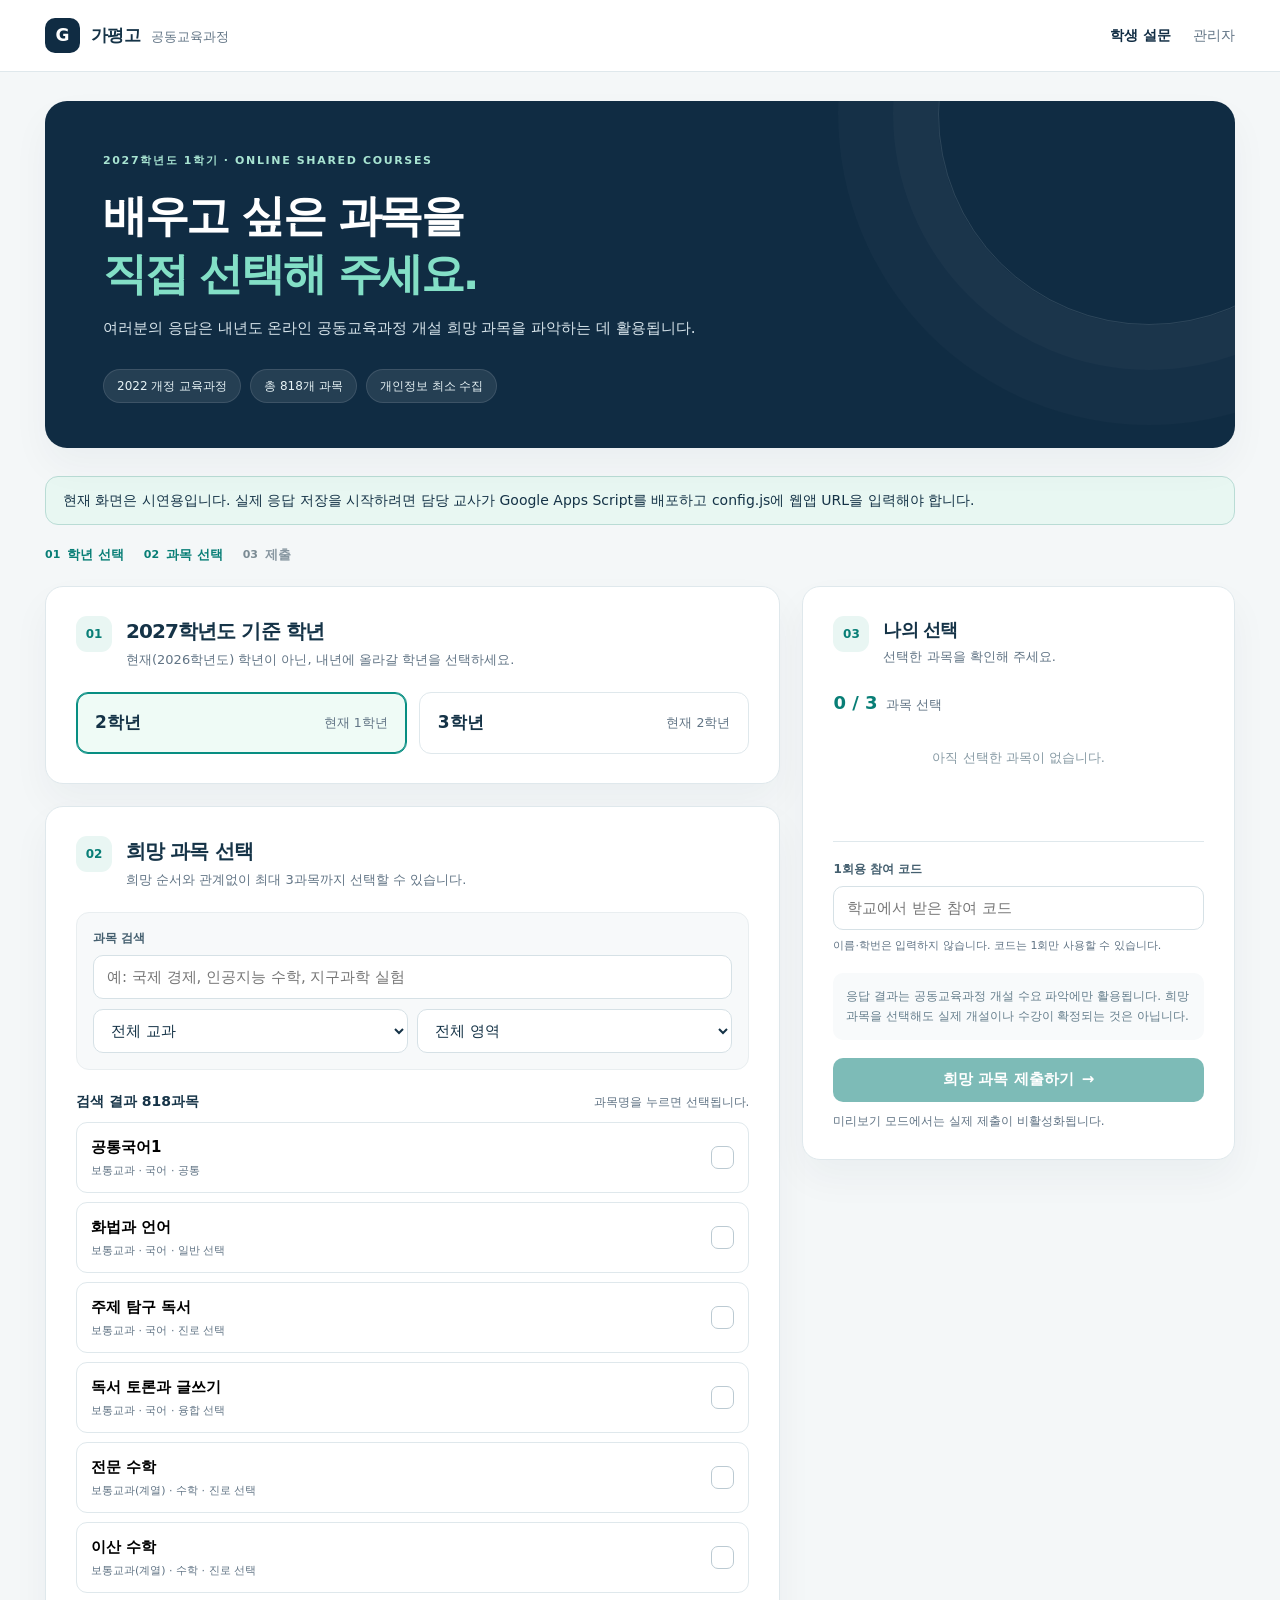
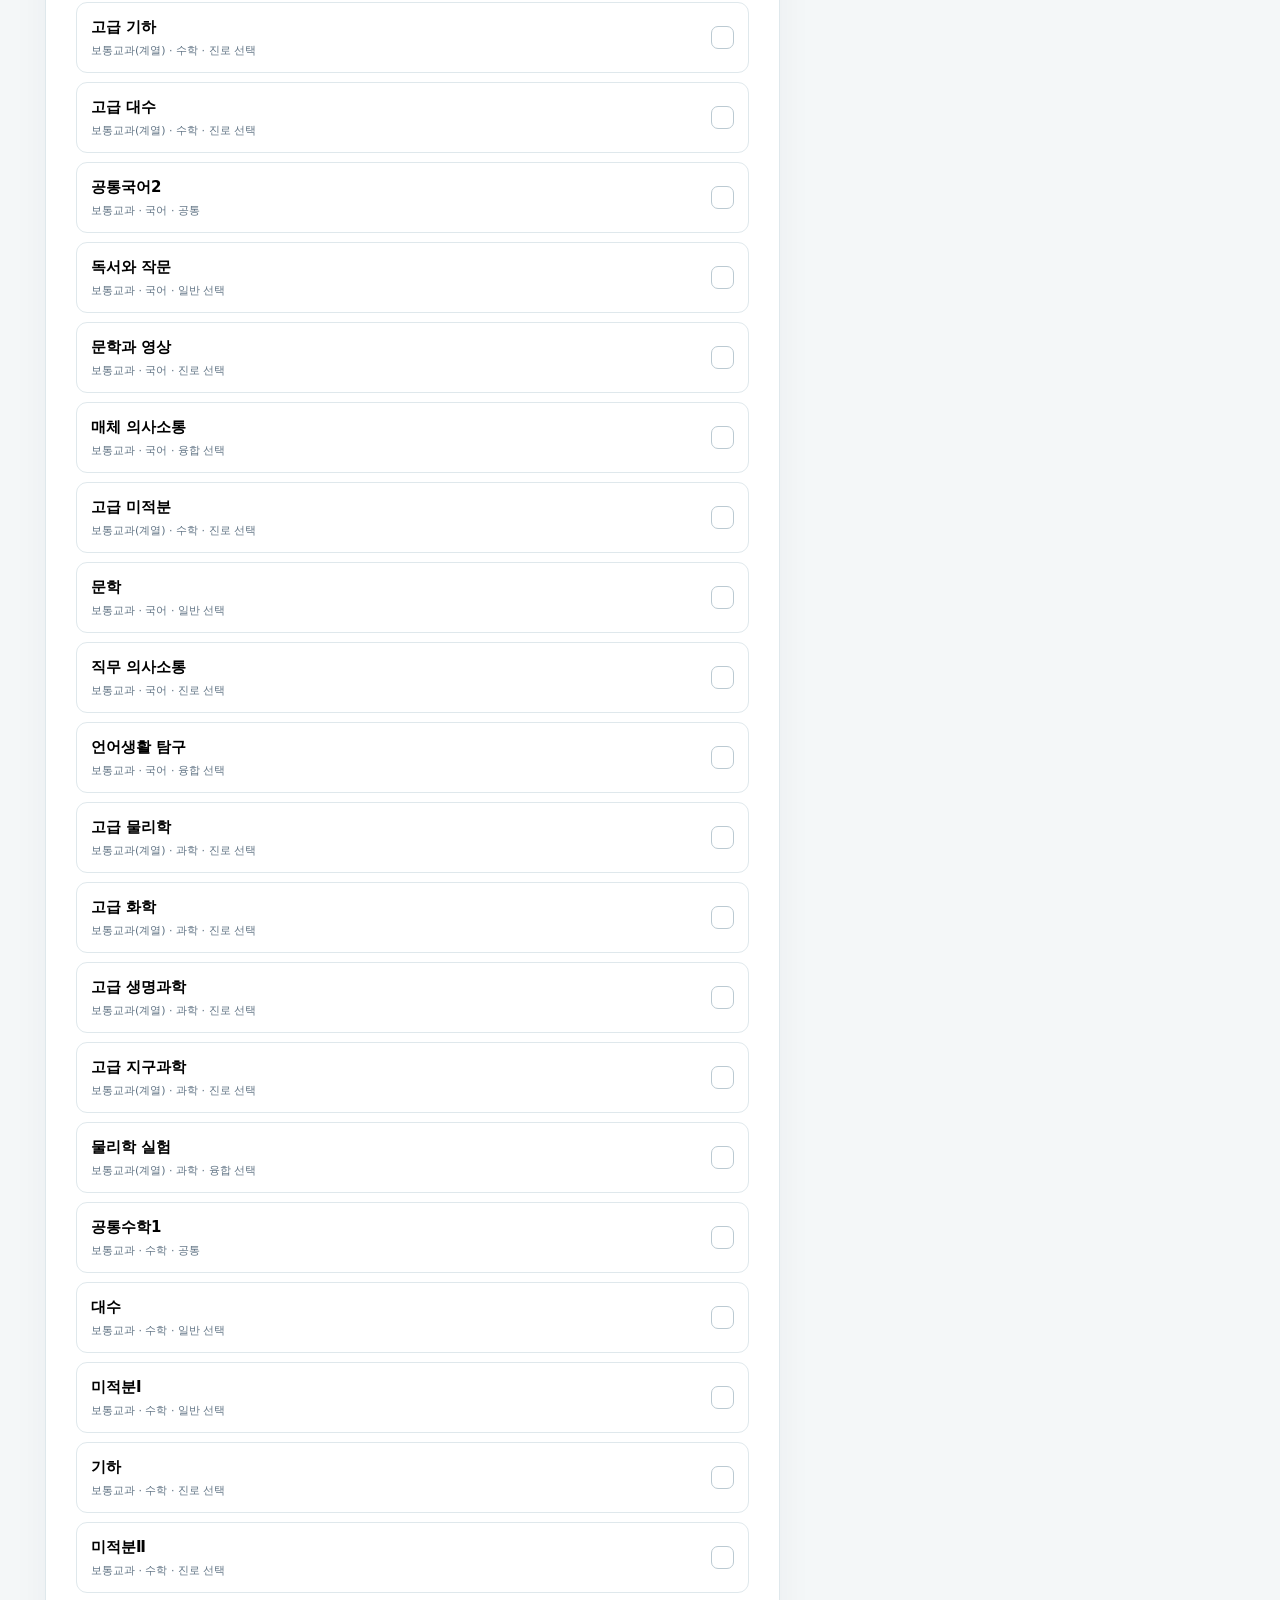
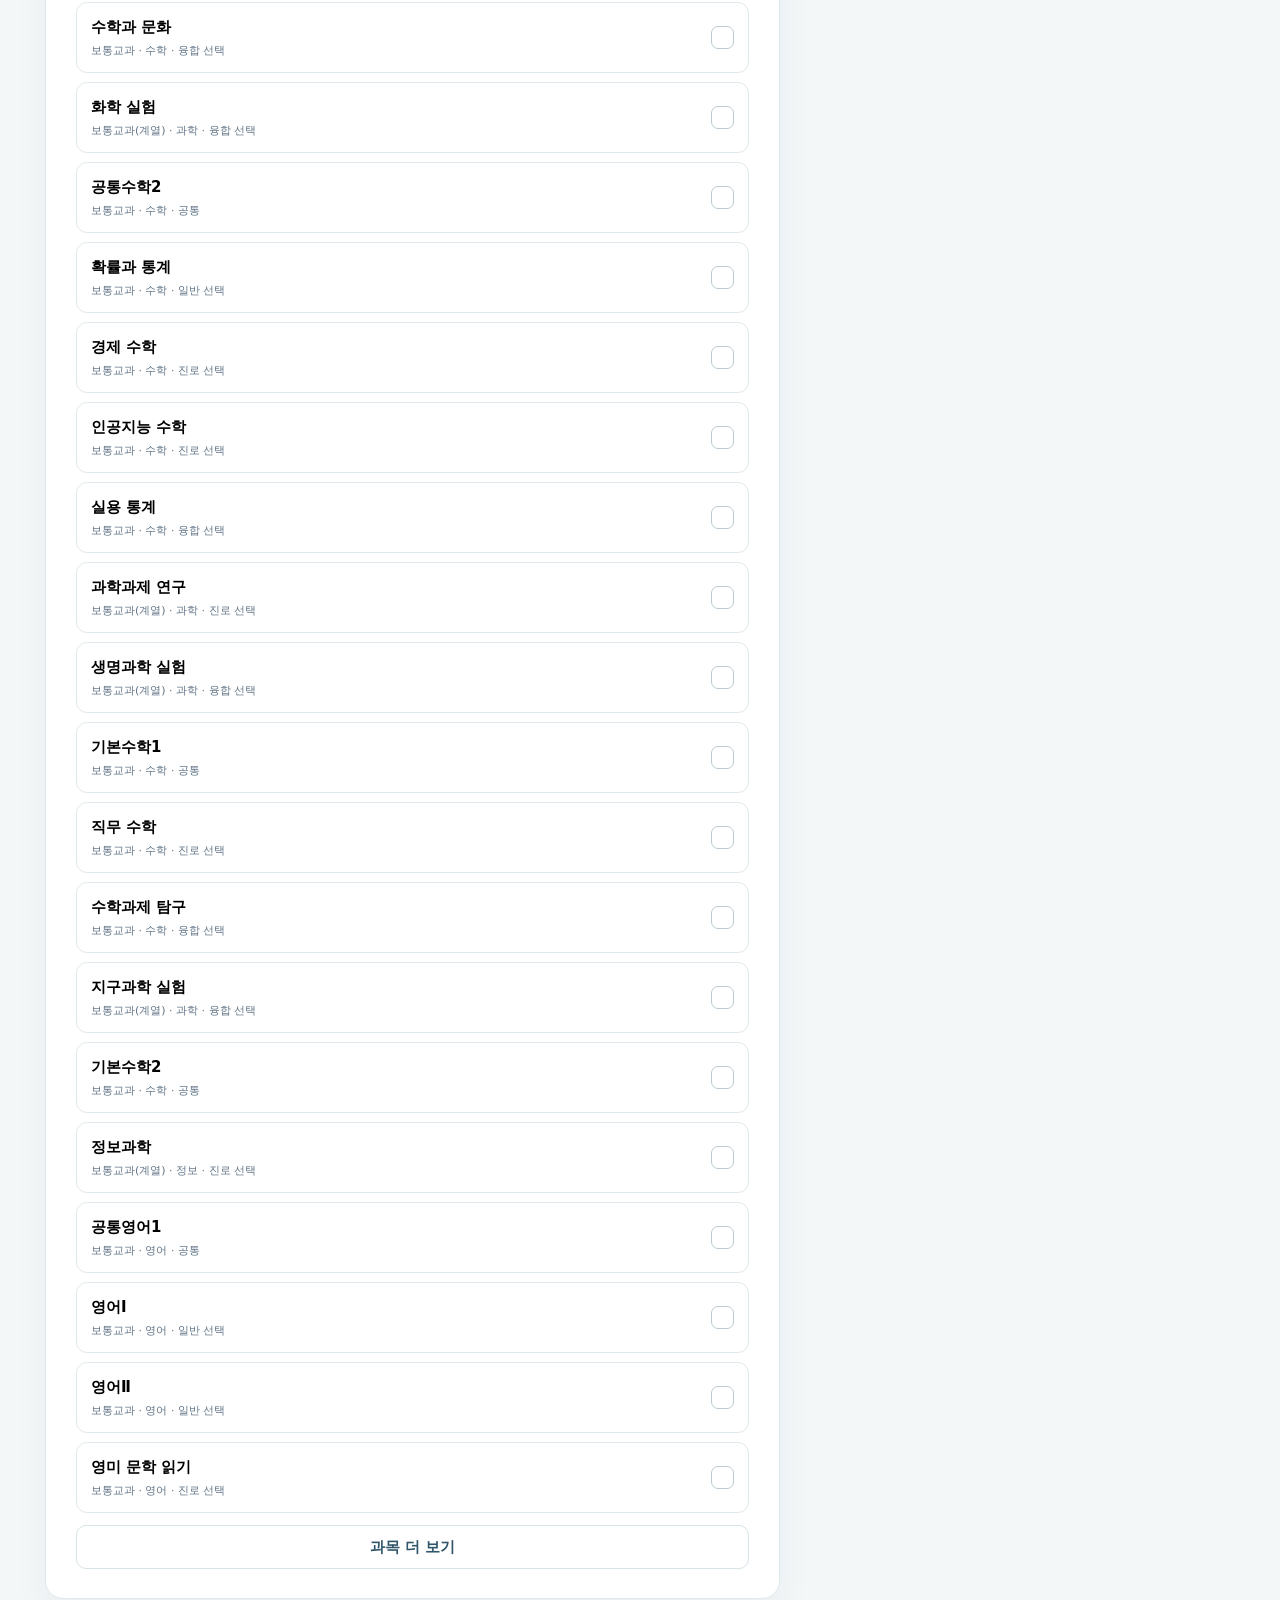
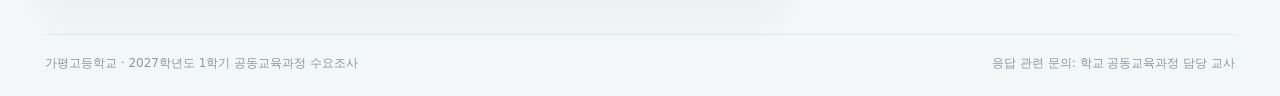
<file: index.html>
<!doctype html>
<html lang="ko">
<head>
  <meta charset="utf-8">
  <meta name="viewport" content="width=device-width, initial-scale=1">
  <meta name="theme-color" content="#102c43">
  <meta name="description" content="가평고 2027학년도 1학기 공동교육과정 개설 희망 과목 수요조사">
  <title>2027 공동교육과정 수요조사 | 가평고</title>
  <link rel="stylesheet" href="./styles.css">
</head>
<body>
  <header class="site-header">
    <div class="shell topbar">
      <div class="brand"><span class="brand-symbol">G</span><span>가평고 <small>공동교육과정</small></span></div>
      <nav><a class="current" href="./index.html">학생 설문</a><a href="./admin.html">관리자</a></nav>
    </div>
  </header>
  <main class="shell">
    <section class="hero">
      <div class="eyebrow">2027학년도 1학기 · ONLINE SHARED COURSES</div>
      <h1>배우고 싶은 과목을<br><em>직접 선택해 주세요.</em></h1>
      <p>여러분의 응답은 내년도 온라인 공동교육과정 개설 희망 과목을 파악하는 데 활용됩니다.</p>
      <div class="hero-pills"><span>2022 개정 교육과정</span><span id="subjectCount">과목 목록 준비 중</span><span>개인정보 최소 수집</span></div>
    </section>
    <div class="notice" id="setupNotice" hidden>미리보기 모드입니다. Google Apps Script 웹앱 URL을 연결하면 실제 제출이 가능합니다.</div>
    <div class="notice error" id="loadNotice" hidden></div>
    <div class="steps" aria-label="진행 단계"><div class="step on"><span>01</span> 학년 선택</div><div class="step on"><span>02</span> 과목 선택</div><div class="step"><span>03</span> 제출</div></div>
    <div class="survey-layout">
      <div class="main-column">
        <section class="panel" aria-labelledby="gradeHeading">
          <div class="section-heading"><span class="section-num">01</span><div><h2 id="gradeHeading">2027학년도 기준 학년</h2><p>현재(2026학년도) 학년이 아닌, 내년에 올라갈 학년을 선택하세요.</p></div></div>
          <div class="grade-grid">
            <label class="choice"><input type="radio" name="grade" value="2" checked><span class="choice-body"><strong>2학년</strong><small>현재 1학년</small></span></label>
            <label class="choice"><input type="radio" name="grade" value="3"><span class="choice-body"><strong>3학년</strong><small>현재 2학년</small></span></label>
          </div>
        </section>
        <section class="panel" aria-labelledby="courseHeading">
          <div class="section-heading"><span class="section-num">02</span><div><h2 id="courseHeading">희망 과목 선택</h2><p id="selectionHelp">희망 순서와 관계없이 최대 3과목까지 선택할 수 있습니다.</p></div></div>
          <div class="filter-bar">
            <label class="input-label" for="courseSearch">과목 검색</label>
            <input id="courseSearch" class="text-input" placeholder="예: 국제 경제, 인공지능 수학, 지구과학 실험" autocomplete="off">
            <div class="filter-row">
              <label for="trackFilter" class="sr-only">교과 구분</label>
              <select id="trackFilter" class="text-input"><option value="all">전체 교과</option><option value="보통교과">보통교과</option><option value="보통교과(계열)">계열별 과목</option><option value="전문교과">전문교과</option></select>
              <label for="categoryFilter" class="sr-only">교과 영역</label>
              <select id="categoryFilter" class="text-input"><option value="all">전체 영역</option></select>
            </div>
          </div>
          <div class="result-header"><strong id="resultCount">과목을 불러오는 중...</strong><small id="listHint">과목명을 누르면 선택됩니다.</small></div>
          <div class="course-list" id="courseList" role="group" aria-label="희망 과목 목록"></div>
          <div class="empty" id="emptyCourses" hidden>검색 결과가 없습니다. 다른 검색어를 입력해 주세요.</div>
          <button type="button" id="showMore" class="secondary-button" hidden>과목 더 보기</button>
        </section>
      </div>
      <aside class="sidebar">
        <section class="panel sticky" aria-labelledby="selectedHeading">
          <div class="section-heading compact"><span class="section-num">03</span><div><h2 id="selectedHeading">나의 선택</h2><p>선택한 과목을 확인해 주세요.</p></div></div>
          <div class="selected-progress"><strong><span id="pickedCount">0</span> / <span id="maxChoices">3</span></strong> 과목 선택</div>
          <div class="selected-list" id="selectedList"><p class="placeholder">아직 선택한 과목이 없습니다.</p></div>
          <div class="divider"></div>
          <div id="codeArea"><label class="input-label" for="surveyCode">1회용 참여 코드</label><input class="text-input" id="surveyCode" placeholder="학교에서 받은 참여 코드" autocomplete="off" spellcheck="false" maxlength="40"><p class="field-help">이름·학번은 입력하지 않습니다. 코드는 1회만 사용할 수 있습니다.</p></div>
          <div id="openModeArea" hidden><p class="field-help">현재는 참여 코드 없이 응답할 수 있습니다. 동일 브라우저에서의 재응답은 제한되지만 다른 기기나 브라우저에서는 중복 제출될 수 있습니다.</p></div>
          <div class="consent-box">응답 결과는 공동교육과정 개설 수요 파악에만 활용됩니다. 희망 과목을 선택해도 실제 개설이나 수강이 확정되는 것은 아닙니다.</div>
          <button type="button" id="submitBtn" class="primary-button" disabled>희망 과목 제출하기 <span aria-hidden="true">→</span></button>
          <p class="submit-status" id="submitStatus" role="status" aria-live="polite"></p>
        </section>
      </aside>
    </div>
    <footer>가평고등학교 · 2027학년도 1학기 공동교육과정 수요조사 <span>응답 관련 문의: 학교 공동교육과정 담당 교사</span></footer>
  </main>
  <dialog id="successDialog" class="success-dialog"><div class="success-icon">✓</div><h2>응답이 제출되었습니다!</h2><p>공동교육과정 수요조사에 참여해 주셔서 감사합니다.</p><button class="primary-button" id="closeDialog">확인</button></dialog>
  <script type="module" src="./student.js"></script>
</body>
</html>
</file>
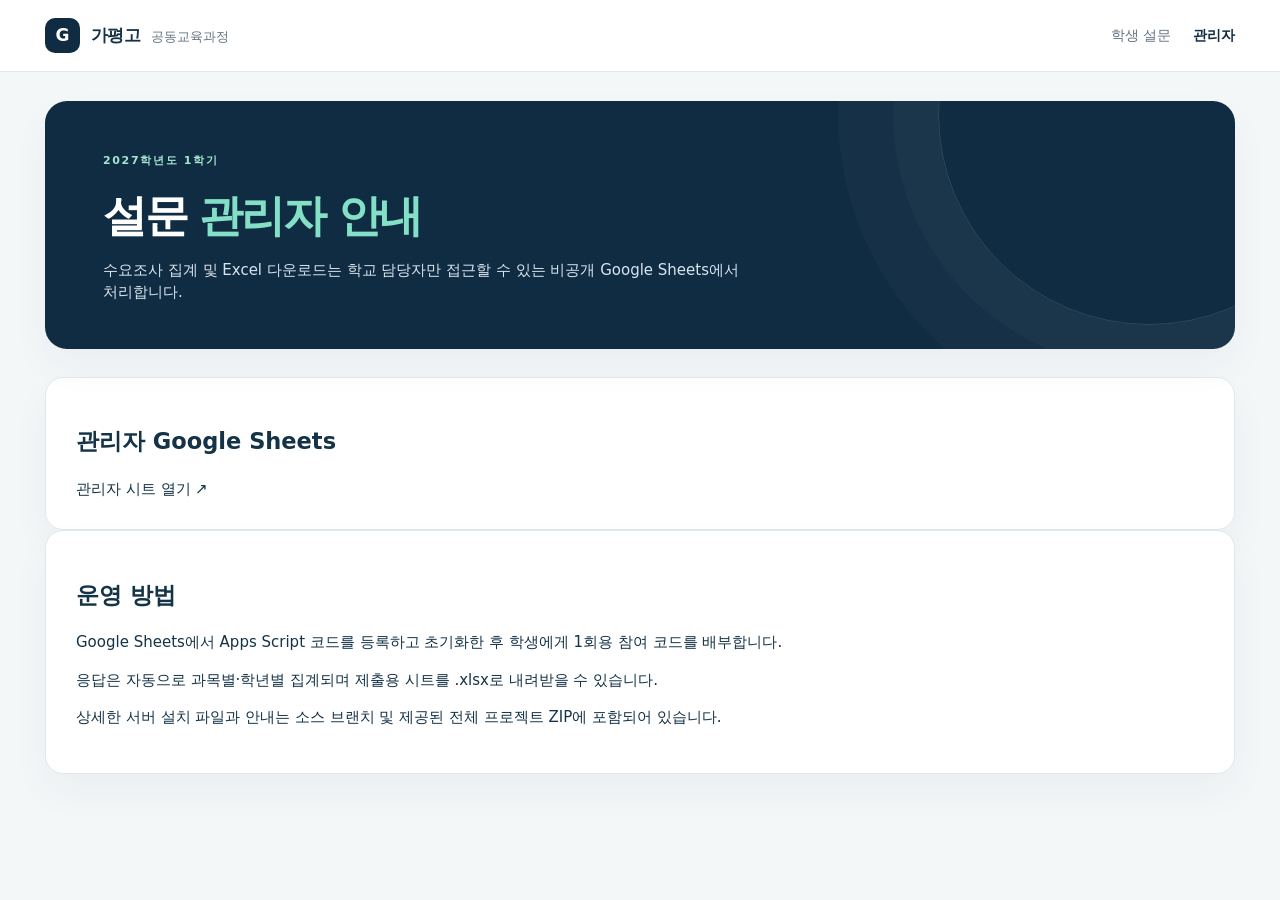
<file: admin.html>
<!doctype html><html lang="ko"><head><meta charset="utf-8"><meta name="viewport" content="width=device-width, initial-scale=1"><title>관리자 | 가평고 수요조사</title><link rel="stylesheet" href="./styles.css"></head><body><header class="site-header"><div class="shell topbar"><div class="brand"><span class="brand-symbol">G</span><span>가평고 <small>공동교육과정</small></span></div><nav><a href="./index.html">학생 설문</a><a class="current" href="./admin.html">관리자</a></nav></div></header><main class="shell"><section class="hero"><div class="eyebrow">2027학년도 1학기</div><h1>설문 <em>관리자 안내</em></h1><p>수요조사 집계 및 Excel 다운로드는 학교 담당자만 접근할 수 있는 비공개 Google Sheets에서 처리합니다.</p></section><section class="panel"><h2>관리자 Google Sheets</h2><p id="note">아직 학교 담당자 시트가 연결되지 않았습니다. 아래 배포 설명을 확인하세요.</p><a id="sheet" hidden target="_blank" rel="noopener noreferrer">관리자 시트 열기 ↗</a></section><section class="panel"><h2>운영 방법</h2><p>Google Sheets에서 Apps Script 코드를 등록하고 초기화한 후 학생에게 1회용 참여 코드를 배부합니다.</p><p>응답은 자동으로 과목별·학년별 집계되며 제출용 시트를 .xlsx로 내려받을 수 있습니다.</p><p>상세한 서버 설치 파일과 안내는 <a href="https://github.com/Yookyung12/wlrnrhkgkr11/tree/gh-pages">소스 브랜치</a> 및 제공된 전체 프로젝트 ZIP에 포함되어 있습니다.</p></section></main><script type="module">import{ADMIN_SHEET_URL}from'./config.js';if(/^https:\/\/docs\.google\.com\/spreadsheets\/d\//.test(ADMIN_SHEET_URL||'')){const a=document.getElementById('sheet');a.href=ADMIN_SHEET_URL;a.hidden=false;document.getElementById('note').hidden=true;}</script></body></html>
</file>
<file: styles.css>
:root{color-scheme:light;--ink:#153347;--sub:#617485;--navy:#102c43;--mint:#087e76;--mint-light:#e9f6f3;--bg:#f4f7f8;--line:#dfe8ec;--white:#fff;--danger:#b83d46;--shadow:0 18px 38px rgba(21,51,71,.045)}
*{box-sizing:border-box}body{margin:0;background:var(--bg);color:var(--ink);font-family:Pretendard,'Apple SD Gothic Neo','Noto Sans KR',system-ui,-apple-system,BlinkMacSystemFont,sans-serif;font-size:15px;line-height:1.5}a{color:inherit;text-decoration:none}button,input,select{font:inherit}button{cursor:pointer}button:disabled{opacity:.52;cursor:not-allowed}button:focus-visible,input:focus-visible,select:focus-visible,a:focus-visible{outline:3px solid #7de1c8;outline-offset:2px}[hidden]{display:none!important}.sr-only{position:absolute;left:-10000px;width:1px;height:1px;overflow:hidden}.shell{width:min(1190px,calc(100% - 40px));margin:auto}.site-header{height:72px;background:#fff;border-bottom:1px solid var(--line)}.topbar{height:100%;display:flex;align-items:center;justify-content:space-between}.brand{display:flex;align-items:center;gap:11px;font-size:17px;font-weight:800;letter-spacing:-.04em}.brand-symbol{display:inline-grid;place-items:center;background:var(--navy);color:#fff;border-radius:10px;width:35px;height:35px;letter-spacing:0}.brand small{font-weight:500;color:var(--sub);margin-left:6px;font-size:13px;letter-spacing:-.01em}nav{display:flex;align-items:center;gap:22px;font-size:14px;color:var(--sub)}nav .current{color:var(--navy);font-weight:750}.hero{position:relative;background:var(--navy);border-radius:22px;padding:52px 58px 45px;margin:29px 0 28px;color:white;overflow:hidden;box-shadow:var(--shadow)}.hero:after{content:'';position:absolute;border:1px solid rgba(255,255,255,.12);width:420px;height:420px;border-radius:50%;right:-125px;top:-198px;box-shadow:0 0 0 45px rgba(255,255,255,.025),0 0 0 100px rgba(255,255,255,.018)}.hero>*{position:relative;z-index:1}.eyebrow{color:#a8e4d2;letter-spacing:.15em;font-size:11px;font-weight:800}.hero h1{margin:17px 0 14px;line-height:1.32;font-size:clamp(29px,4vw,44px);font-weight:800;letter-spacing:-.052em}.hero h1 em{font-style:normal;color:#83dfc6}.hero p{margin:0;color:#d8e5ec;max-width:720px;word-break:keep-all}.hero-pills{display:flex;gap:9px;flex-wrap:wrap;margin-top:30px}.hero-pills span{background:rgba(255,255,255,.09);color:#e8f4f6;border:1px solid rgba(255,255,255,.11);border-radius:100px;font-size:12px;padding:7px 13px}.notice{border:1px solid #b9dcd5;background:#e8f7f2;border-radius:13px;padding:13px 17px;margin:0 0 20px;font-size:14px}.notice.error{border-color:#f3c5c9;background:#fff1f2;color:var(--danger)}.notice code{background:rgba(255,255,255,.6);padding:2px 5px;border-radius:4px}.steps{display:flex;align-items:center;gap:20px;margin:0 0 21px;color:#8796a0;font-size:13px;font-weight:700}.step{display:flex;align-items:center;gap:7px}.step span{font-size:11px;color:#7b8b94}.step.on{color:var(--mint)}.step.on span{color:var(--mint)}.survey-layout{display:grid;grid-template-columns:minmax(0,1.7fr) minmax(310px,1fr);gap:22px;align-items:start}.main-column{min-width:0;display:grid;gap:22px}.panel{background:white;padding:29px 30px;border:1px solid var(--line);border-radius:18px;box-shadow:var(--shadow)}.section-heading{display:flex;align-items:flex-start;gap:14px;margin-bottom:23px}.section-heading h2{margin:0 0 4px;font-size:20px;letter-spacing:-.045em}.section-heading p{margin:0;color:var(--sub);font-size:13px}.section-heading.compact h2{font-size:18px}.section-num{background:var(--mint-light);color:var(--mint);display:grid;place-items:center;width:36px;height:36px;flex:0 0 36px;border-radius:11px;font-size:12px;font-weight:850}.grade-grid{display:grid;grid-template-columns:1fr 1fr;gap:12px}.choice input{position:absolute;opacity:0}.choice-body{display:flex;align-items:center;justify-content:space-between;border:1.5px solid var(--line);border-radius:12px;padding:17px 18px;cursor:pointer;gap:6px}.choice-body strong{font-size:17px}.choice-body small{color:var(--sub)}.choice input:checked+.choice-body{border-color:#078e82;background:#effbf6;box-shadow:inset 0 0 0 1px #078e82}.choice input:focus-visible+.choice-body{outline:3px solid #7de1c8}.filter-bar{background:#f7f9fa;border:1px solid #e9eef0;border-radius:13px;padding:16px}.input-label{display:block;font-size:12px;font-weight:800;margin:0 0 8px;color:#445f6f}.text-input{display:block;width:100%;height:44px;border:1px solid #d6e1e6;border-radius:10px;padding:0 13px;color:var(--ink);background:#fff;outline:none;min-width:0}.text-input:focus{border-color:#0d9a8d;box-shadow:0 0 0 3px #d7f2ea}.filter-row{display:grid;grid-template-columns:1fr 1fr;gap:9px;margin-top:10px}.result-header{margin:21px 0 10px;display:flex;justify-content:space-between;align-items:center;gap:8px}.result-header strong{font-size:14px}.result-header small{color:var(--sub);font-size:12px}.course-list{display:grid;gap:9px}.course-row{display:flex;justify-content:space-between;gap:12px;width:100%;text-align:left;align-items:center;padding:13px 14px;border:1px solid var(--line);border-radius:11px;background:#fff;transition:border-color .12s,background .12s}.course-row:hover{border-color:#8ccac0;background:#f9fefd}.course-row.chosen{border-color:#099b8e;background:#effbf6}.course-info{min-width:0;flex:1}.course-name{font-weight:730;display:block;margin-bottom:4px;overflow-wrap:anywhere}.course-meta{font-size:11px;color:var(--sub);display:block}.course-check{width:23px;height:23px;border:1.4px solid #bbcad2;border-radius:7px;color:white;display:grid;place-items:center;flex:0 0 auto;font-weight:900;font-size:15px}.chosen .course-check{background:#058b80;border-color:#058b80}.secondary-button,.primary-button{border:1px solid transparent;border-radius:10px;height:44px;padding:0 17px;display:inline-flex;align-items:center;justify-content:center;gap:8px;font-weight:740;white-space:nowrap}.primary-button{background:var(--mint);color:#fff}.primary-button:hover:not(:disabled){background:#066b67}.secondary-button{border-color:#d7e3e7;color:#31566a;background:#fff}.secondary-button:hover:not(:disabled){background:#f1f8f8}#showMore{width:100%;margin-top:12px}.empty{padding:27px;text-align:center;color:var(--sub);font-size:13px}.sticky{position:sticky;top:18px}.selected-progress{font-size:13px;color:var(--sub);margin-bottom:12px}.selected-progress strong{font-size:18px;color:var(--mint);margin-right:4px}.selected-list{display:grid;gap:9px;min-height:95px}.selected-item{display:flex;align-items:center;gap:8px;background:#f3f8f8;border-radius:10px;padding:10px 12px;font-size:13px;font-weight:660}.selected-order{background:#dff2ee;color:var(--mint);font-size:11px;font-weight:800;border-radius:7px;width:23px;height:23px;display:grid;place-items:center}.selected-item span:nth-child(2){flex:1}.remove-btn{background:transparent;border:0;color:#8b9da8;font-size:20px;padding:0 2px;line-height:1}.placeholder{color:#879aa4;margin:20px 0;text-align:center;font-size:13px}.divider{height:1px;background:var(--line);margin:18px 0}.field-help{color:var(--sub);font-size:11px;margin:7px 0 0;line-height:1.6}.consent-box{margin:18px 0;background:#f8fafb;color:#667f8d;border-radius:10px;font-size:12px;line-height:1.7;padding:13px}.sidebar .primary-button{width:100%}.submit-status{font-size:12px;min-height:1em;color:var(--sub);margin:10px 0 0}.submit-status.problem{color:var(--danger)}.submit-status.ok{color:#087d61}footer{border-top:1px solid var(--line);color:#869aa5;font-size:12px;display:flex;justify-content:space-between;gap:15px;margin:35px 0 24px;padding-top:19px}.success-dialog{border:0;border-radius:20px;padding:34px;text-align:center;max-width:390px;width:calc(100% - 36px);box-shadow:0 25px 90px rgba(0,0,0,.18)}.success-dialog::backdrop{background:rgba(9,35,47,.58)}.success-dialog h2{font-size:22px;letter-spacing:-.04em}.success-dialog p{color:var(--sub);font-size:14px}.success-dialog button{margin-top:15px;width:100%}.success-icon{width:50px;height:50px;background:var(--mint-light);color:var(--mint);font-size:25px;border-radius:50%;display:grid;place-items:center;margin:auto}.admin-hero{padding:37px 43px;margin-bottom:23px}.admin-hero h1{font-size:31px;margin:10px 0}.dashboard-page .panel{margin-bottom:19px}.login-panel{max-width:480px;margin:0 auto 30px!important}.login-form{display:grid;gap:10px}.login-form .primary-button{margin-top:6px}.dashboard-actions{display:flex;justify-content:space-between;align-items:center;margin:12px 0 17px}.dashboard-actions>div{display:flex;gap:7px}.muted{font-size:12px;color:var(--sub)}.stats-grid{display:grid;grid-template-columns:repeat(4,1fr);gap:14px;margin-bottom:18px}.stat-card{border:1px solid var(--line);border-radius:15px;background:#fff;padding:23px 20px;display:flex;flex-direction:column;gap:7px}.stat-card small{font-size:12px;color:var(--sub);font-weight:700}.stat-card strong{font-size:32px;letter-spacing:-.05em;color:var(--navy)}.stat-card span{font-size:11px;color:#8397a1}.admin-grid{display:grid;grid-template-columns:1fr 1fr;gap:18px}.grade-bars{display:grid;gap:24px;margin-top:22px}.grade-row{display:grid;gap:10px}.grade-head{display:flex;justify-content:space-between;font-size:13px}.bar-track{height:13px;border-radius:50px;background:#edf3f4;overflow:hidden}.bar-fill{height:100%;background:#09897f;border-radius:50px;min-width:0}.settings-form{display:grid;gap:9px}.checkbox-row{display:flex;align-items:center;gap:9px;font-size:13px;font-weight:650;cursor:pointer}.checkbox-row input{accent-color:var(--mint);width:17px;height:17px}.settings-form .input-label{margin:9px 0 0}.settings-form .primary-button{margin-top:7px}.code-tools{display:flex;align-items:center;gap:12px;flex-wrap:wrap}.code-tools .input-label{margin:0}.code-tools input{width:120px}.table-tools{display:flex;gap:9px;align-items:center;flex-wrap:wrap;margin-bottom:17px}.table-tools>input{flex:1;min-width:180px}.table-tools>select{width:134px}.export-group{display:flex;gap:8px;flex-wrap:wrap}.table-scroll{overflow-x:auto;max-height:540px}.data-table{width:100%;border-collapse:collapse;text-align:left;font-size:13px}.data-table th{position:sticky;top:0;background:#f6f9f9;color:#607481;padding:12px;border-bottom:1px solid var(--line);white-space:nowrap}.data-table td{border-bottom:1px solid #edf1f3;padding:13px 12px}.data-table .number{text-align:right;font-weight:740}.data-table tr:hover td{background:#fbfdfd}@media(max-width:900px){.survey-layout{grid-template-columns:1fr}.sticky{position:static}.stats-grid{grid-template-columns:repeat(2,1fr)}.admin-grid{grid-template-columns:1fr}}@media(max-width:560px){.shell{width:calc(100% - 24px)}.site-header{height:64px}.brand{font-size:15px}.brand small{display:none}nav{gap:13px;font-size:12px}.hero{padding:32px 24px 30px;margin:17px 0 20px;border-radius:16px}.hero h1{font-size:30px}.hero-pills{margin-top:22px}.hero-pills span{font-size:10px;padding:6px 10px}.panel{padding:21px 17px;border-radius:15px}.section-heading{gap:10px}.section-heading h2{font-size:18px}.section-num{width:31px;height:31px;flex-basis:31px}.choice-body{padding:13px}.choice-body strong{font-size:15px}.choice-body small{font-size:11px}.filter-row{grid-template-columns:1fr 1fr}.result-header small{display:none}.steps{font-size:12px;gap:10px}.steps .step{gap:4px}footer{display:block}.admin-hero h1{font-size:28px}.stats-grid{gap:9px}.stat-card{padding:17px 14px}.stat-card strong{font-size:27px}.table-tools>input{width:100%;flex-basis:100%}.export-group{width:100%}.export-group button{flex:1;font-size:12px;padding:0 7px}.code-tools .primary-button{width:100%}}
</file>
